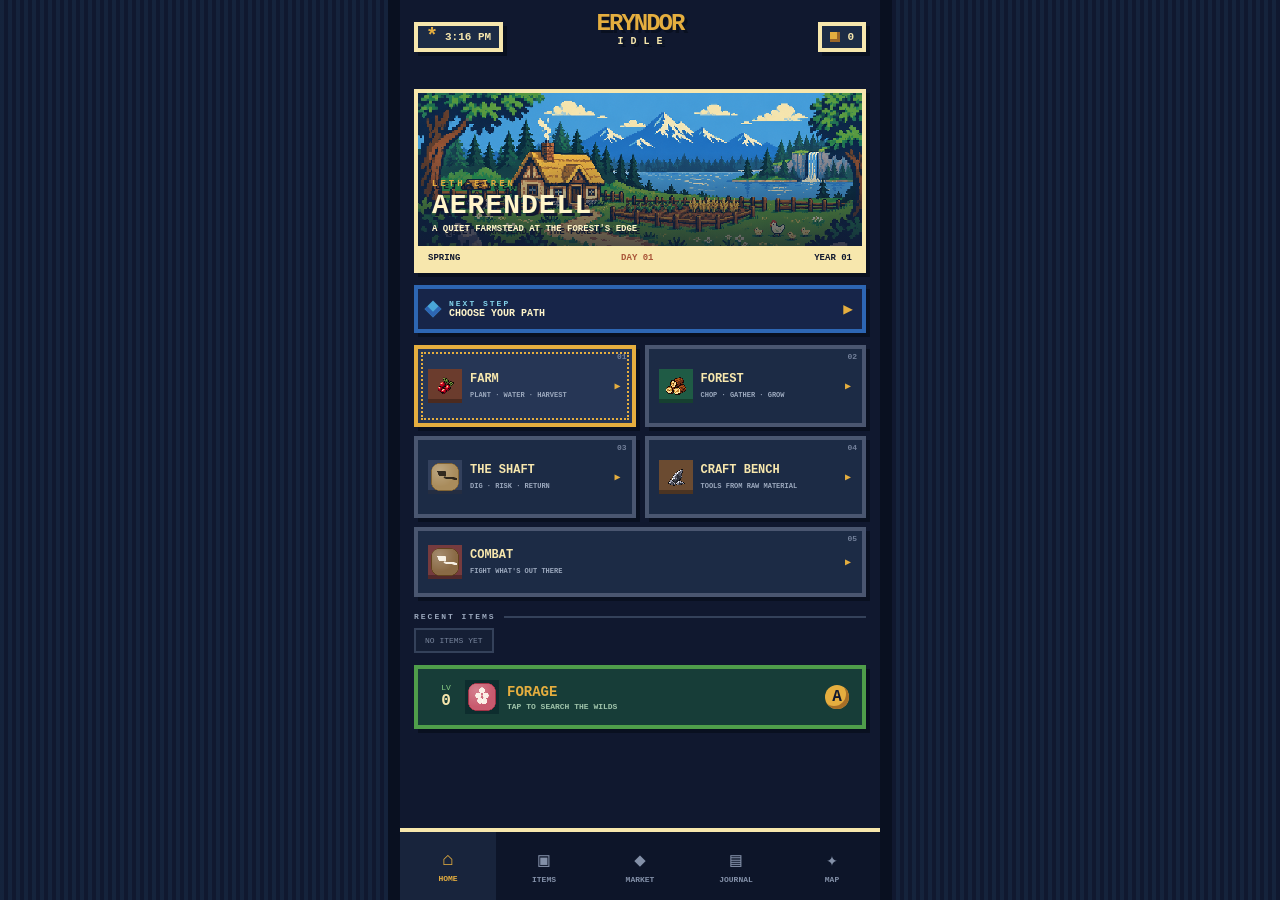
<file: concepts/nes-home.html>
<!doctype html>
<html lang="en">
  <head>
    <meta charset="utf-8" />
    <meta name="viewport" content="width=device-width, initial-scale=1, maximum-scale=1" />
    <meta name="theme-color" content="#10182f" />
    <title>Eryndor Idle — NES Home Concept</title>
    <link rel="stylesheet" href="nes-home.css" />
  </head>
  <body>
    <main id="home-screen" class="game-shell" aria-label="Eryndor Idle NES home screen concept">
      <header class="hud">
        <div class="hud-chip"><span class="sun" aria-hidden="true">*</span> 3:16 PM</div>
        <div class="brand" aria-label="Eryndor Idle">
          <span class="brand-main">ERYNDOR</span>
          <span class="brand-sub">IDLE</span>
        </div>
        <div class="hud-chip"><span class="coin" aria-hidden="true"></span> 0</div>
      </header>

      <section class="world-card" aria-labelledby="location-name">
        <img src="assets/aerendell-nes-hero.png" alt="Pixel-art farmstead beside a lake and pine forest" />
        <div class="world-shade"></div>
        <div class="world-title">
          <span class="eyebrow">LETH-EIREN</span>
          <h1 id="location-name">AERENDELL</h1>
          <p>A quiet farmstead at the forest's edge</p>
        </div>
        <div class="season"><span>SPRING</span><b>DAY 01</b><span>YEAR 01</span></div>
      </section>

      <section class="quest-strip" aria-label="Current hint">
        <span class="quest-gem" aria-hidden="true"></span>
        <div><small>NEXT STEP</small><strong id="status-copy">Choose your path</strong></div>
        <span class="blink" aria-hidden="true">▶</span>
      </section>

      <nav class="adventure-menu" aria-label="Destinations">
        <button class="quest-card selected" data-area="farm" data-status="The soil is ready. Plant your first seeds." aria-current="true">
          <span class="card-number">01</span>
          <span class="pixel-icon soil"><img src="../assets/sprites/items/red-berries.png" alt="" /></span>
          <span class="card-copy"><strong>FARM</strong><small>PLANT · WATER · HARVEST</small></span>
          <span class="card-arrow">▶</span>
        </button>

        <button class="quest-card" data-area="forest" data-status="Pines are ready to be felled.">
          <span class="card-number">02</span>
          <span class="pixel-icon woods"><img src="../assets/sprites/items/pine-logs.png" alt="" /></span>
          <span class="card-copy"><strong>FOREST</strong><small>CHOP · GATHER · GROW</small></span>
          <span class="card-arrow">▶</span>
        </button>

        <button class="quest-card" data-area="mine" data-status="Descend carefully and bank your ore.">
          <span class="card-number">03</span>
          <span class="pixel-icon mine"><img src="../assets/sprites/items/flint-pickaxe.png" alt="" /></span>
          <span class="card-copy"><strong>THE SHAFT</strong><small>DIG · RISK · RETURN</small></span>
          <span class="card-arrow">▶</span>
        </button>

        <button class="quest-card" data-area="craft" data-status="Turn gathered materials into useful tools.">
          <span class="card-number">04</span>
          <span class="pixel-icon craft"><img src="../assets/sprites/items/flint.png" alt="" /></span>
          <span class="card-copy"><strong>CRAFT BENCH</strong><small>TOOLS FROM RAW MATERIAL</small></span>
          <span class="card-arrow">▶</span>
        </button>

        <button class="quest-card wide" data-status="Prepare your equipment before venturing out.">
          <span class="card-number">05</span>
          <span class="pixel-icon battle"><img src="../assets/sprites/items/wooden-buckler.png" alt="" /></span>
          <span class="card-copy"><strong>COMBAT</strong><small>FIGHT WHAT'S OUT THERE</small></span>
          <span class="card-arrow">▶</span>
        </button>
      </nav>

      <section class="recent" aria-label="Recent items">
        <div class="section-title"><span>RECENT ITEMS</span><i></i></div>
        <div class="empty-slot">NO ITEMS YET</div>
      </section>

      <button class="forage-action" data-status="Foraging... the wilds may provide what you need.">
        <span class="level-badge">LV<br /><b>0</b></span>
        <span class="berry-icon"><img src="../assets/sprites/items/berries.png" alt="" /></span>
        <span><strong>FORAGE</strong><small>TAP TO SEARCH THE WILDS</small></span>
        <span class="button-prompt">A</span>
      </button>

      <nav class="bottom-nav" aria-label="Main navigation">
        <button class="active"><span>⌂</span>HOME</button>
        <button><span>▣</span>ITEMS</button>
        <button><span>◆</span>MARKET</button>
        <button><span>▤</span>JOURNAL</button>
        <button><span>✦</span>MAP</button>
      </nav>
    </main>

    <section id="area-screen" class="game-shell area-shell hidden" aria-live="polite">
      <header class="area-header">
        <button id="area-back" class="pixel-back" aria-label="Return to Aerendell">◀</button>
        <div>
          <span class="eyebrow">AERENDELL</span>
          <h1 id="area-title">FARM</h1>
        </div>
        <div id="area-level" class="area-level">LV 0</div>
      </header>
      <div class="xp-panel">
        <div><strong id="area-skill">FARMING</strong><span>0 / 60 XP</span></div>
        <div class="xp-track"><i></i></div>
      </div>
      <figure class="area-art">
        <img id="area-image" src="assets/farm-area.png" alt="" />
        <figcaption><span id="area-location">THE HOMESTEAD</span><b id="area-condition">READY</b></figcaption>
      </figure>
      <div id="area-stats" class="area-stats"></div>
      <section class="area-actions" aria-labelledby="actions-title">
        <div class="section-title"><span id="actions-title">CHOOSE AN ACTION</span><i></i></div>
        <div id="action-list" class="action-list"></div>
      </section>
      <div class="area-tip">
        <span class="button-prompt">A</span>
        <p><small>FIELD NOTES</small><strong id="area-tip-copy">Select an action to begin.</strong></p>
      </div>
    </section>
    <script src="nes-home.js"></script>
  </body>
</html>
</file>
<file: concepts/nes-home.css>
:root {
  --ink: #10182f;
  --ink-2: #1c2b45;
  --paper: #f7e7ad;
  --cream: #fff5ca;
  --sky: #49a6d8;
  --leaf: #4f9e4a;
  --forest: #1f5b45;
  --gold: #e5ae3f;
  --clay: #a95538;
  --blue: #2d66b3;
  --pixel: 4px;
}

* { box-sizing: border-box; -webkit-tap-highlight-color: transparent; }
html, body { margin: 0; min-height: 100%; }

body {
  color: var(--cream);
  background:
    linear-gradient(90deg, rgba(73, 166, 216, .08) 50%, transparent 50%) 0 0 / 8px 8px,
    var(--ink);
  font-family: "Courier New", ui-monospace, monospace;
  image-rendering: pixelated;
  user-select: none;
}

button { font: inherit; }

.game-shell {
  width: min(100%, 480px);
  min-height: 100dvh;
  margin: 0 auto;
  padding: 14px 14px 92px;
  background: var(--ink);
  box-shadow: 0 0 0 4px #091020, 12px 0 #091020, -12px 0 #091020;
}

.hidden { display: none !important; }

.hud {
  display: grid;
  grid-template-columns: 1fr auto 1fr;
  align-items: start;
  min-height: 75px;
}

.hud-chip {
  display: inline-flex;
  align-items: center;
  gap: 7px;
  width: max-content;
  margin-top: 8px;
  border: var(--pixel) solid var(--paper);
  padding: 5px 8px;
  color: var(--paper);
  background: var(--ink-2);
  box-shadow: var(--pixel) var(--pixel) 0 #091020;
  font-size: 11px;
  font-weight: 900;
}

.hud-chip:last-child { justify-self: end; }
.sun { color: var(--gold); font-size: 20px; line-height: 10px; }
.coin { width: 10px; height: 10px; background: var(--gold); box-shadow: inset -3px -3px 0 #9b6628; }

.brand { text-align: center; line-height: .85; filter: drop-shadow(3px 3px 0 #091020); }
.brand-main { display: block; color: var(--gold); font-size: 24px; font-weight: 900; letter-spacing: -2px; }
.brand-sub { color: var(--paper); font-size: 10px; font-weight: 900; letter-spacing: 7px; padding-left: 7px; }

.world-card {
  position: relative;
  height: 184px;
  overflow: hidden;
  border: var(--pixel) solid var(--paper);
  background: var(--forest);
  box-shadow: var(--pixel) var(--pixel) 0 #091020;
}

.world-card > img { width: 100%; height: 100%; object-fit: cover; image-rendering: pixelated; }
.world-shade { position: absolute; inset: 0; background: linear-gradient(transparent 34%, rgba(16, 24, 47, .88)); }
.world-title { position: absolute; left: 14px; bottom: 35px; text-shadow: 3px 3px 0 var(--ink); }
.eyebrow { color: var(--gold); font-size: 9px; font-weight: 900; letter-spacing: 3px; }
.world-title h1 { margin: 1px 0 0; color: var(--cream); font-size: 28px; line-height: 1; letter-spacing: 1px; }
.world-title p { margin: 4px 0 0; font-size: 9px; font-weight: 900; text-transform: uppercase; }
.season { position: absolute; right: 0; bottom: 0; left: 0; display: flex; justify-content: space-between; padding: 7px 10px 6px; color: var(--ink); background: var(--paper); font-size: 9px; font-weight: 900; }
.season b { color: var(--clay); }

.quest-strip {
  display: flex;
  align-items: center;
  gap: 10px;
  min-height: 48px;
  margin: 12px 0;
  border: var(--pixel) solid var(--blue);
  padding: 6px 9px;
  background: #172549;
  box-shadow: var(--pixel) var(--pixel) 0 #091020;
}
.quest-strip div { flex: 1; min-width: 0; }
.quest-strip small, .quest-strip strong { display: block; }
.quest-strip small { color: #83d4ec; font-size: 8px; font-weight: 900; letter-spacing: 2px; }
.quest-strip strong { overflow: hidden; color: var(--cream); font-size: 10px; text-overflow: ellipsis; text-transform: uppercase; white-space: nowrap; }
.quest-gem { width: 12px; height: 12px; transform: rotate(45deg); background: var(--sky); box-shadow: inset -4px -4px 0 var(--blue); }
.blink { color: var(--gold); animation: blink 1s steps(1) infinite; }

.adventure-menu { display: grid; grid-template-columns: 1fr 1fr; gap: 9px; }
.quest-card {
  position: relative;
  display: grid;
  grid-template-columns: 42px 1fr 9px;
  align-items: center;
  min-height: 82px;
  overflow: hidden;
  border: var(--pixel) solid #4a5670;
  border-radius: 0;
  padding: 8px 8px 8px 10px;
  color: var(--cream);
  background: var(--ink-2);
  box-shadow: var(--pixel) var(--pixel) 0 #091020;
  text-align: left;
  cursor: pointer;
}
.quest-card.wide { grid-column: 1 / -1; min-height: 70px; }
.quest-card:hover, .quest-card:focus-visible, .quest-card.selected { outline: 0; border-color: var(--gold); background: #263655; }
.quest-card.selected::after { content: ""; position: absolute; inset: 3px; border: 2px dotted var(--gold); pointer-events: none; }
.card-number { position: absolute; top: 3px; right: 5px; color: #73809a; font-size: 8px; font-weight: 900; }
.pixel-icon { display: grid; place-items: center; width: 34px; height: 34px; background: #152139; box-shadow: inset 0 -4px 0 rgba(0, 0, 0, .3); }
.pixel-icon img, .berry-icon img { width: 30px; height: 30px; object-fit: contain; image-rendering: pixelated; }
.soil { background: #6b3c2d; } .woods { background: var(--forest); } .mine { background: #33415d; } .craft { background: #6b4b31; } .battle { background: #763b3e; }
.card-copy { min-width: 0; }
.card-copy strong, .card-copy small { display: block; }
.card-copy strong { color: var(--paper); font-size: 12px; line-height: 1.1; }
.card-copy small { margin-top: 5px; color: #9ba8bd; font-size: 7px; font-weight: 900; line-height: 1.25; }
.card-arrow { color: var(--gold); font-size: 10px; }

.recent { margin: 15px 0 12px; }
.section-title { display: flex; align-items: center; gap: 8px; margin-bottom: 7px; color: #9ba8bd; font-size: 8px; font-weight: 900; letter-spacing: 2px; }
.section-title i { flex: 1; height: 2px; background: #34415a; }
.empty-slot { width: max-content; border: 2px solid #34415a; padding: 6px 9px; color: #78859c; background: #151f35; font-size: 8px; }

.forage-action {
  display: grid;
  grid-template-columns: 38px 42px 1fr 28px;
  align-items: center;
  width: 100%;
  min-height: 64px;
  border: var(--pixel) solid var(--leaf);
  padding: 6px 9px;
  color: var(--cream);
  background: #173d38;
  box-shadow: var(--pixel) var(--pixel) 0 #091020;
  text-align: left;
  cursor: pointer;
}
.forage-action:hover, .forage-action:focus-visible { outline: 0; border-color: var(--gold); filter: brightness(1.12); }
.level-badge { color: #8bd186; font-size: 8px; line-height: 1.1; text-align: center; }
.level-badge b { color: var(--paper); font-size: 16px; }
.berry-icon { display: grid; place-items: center; width: 34px; height: 34px; background: #0d2d2e; }
.forage-action strong, .forage-action small { display: block; }
.forage-action strong { color: var(--gold); font-size: 14px; }
.forage-action small { margin-top: 2px; color: #9fc3aa; font-size: 8px; font-weight: 900; }
.button-prompt { display: grid; place-items: center; width: 24px; height: 24px; border-radius: 50%; color: var(--ink); background: var(--gold); box-shadow: inset -3px -3px 0 #a76f27; font-weight: 900; }

.bottom-nav {
  position: fixed;
  z-index: 10;
  right: 0;
  bottom: 0;
  left: 0;
  display: grid;
  grid-template-columns: repeat(5, 1fr);
  width: min(100%, 480px);
  height: 72px;
  margin: 0 auto;
  border-top: var(--pixel) solid var(--paper);
  padding-bottom: env(safe-area-inset-bottom);
  background: #0d1529;
}
.bottom-nav button { border: 0; color: #8390a8; background: transparent; font-size: 8px; font-weight: 900; cursor: pointer; }
.bottom-nav button span { display: block; margin-bottom: 3px; font-size: 19px; }
.bottom-nav button.active { color: var(--gold); background: #18243c; }

@keyframes blink { 0%, 55% { opacity: 1; } 56%, 100% { opacity: 0; } }

@media (max-width: 390px) {
  .game-shell { padding-inline: 10px; }
  .adventure-menu { grid-template-columns: 1fr; }
  .quest-card.wide { grid-column: auto; }
  .brand-main { font-size: 20px; }
  .world-card { height: 170px; }
}

@media (prefers-reduced-motion: reduce) { .blink { animation: none; } }

/* Area concepts ------------------------------------------------------- */
.area-shell { padding-bottom: 28px; }
.area-header { display: grid; grid-template-columns: 46px 1fr auto; align-items: center; gap: 10px; min-height: 70px; }
.area-header h1 { margin: 2px 0 0; color: var(--paper); font-size: 23px; line-height: 1; text-shadow: 3px 3px 0 #091020; }
.pixel-back { width: 42px; height: 42px; border: var(--pixel) solid var(--paper); color: var(--gold); background: var(--ink-2); box-shadow: var(--pixel) var(--pixel) 0 #091020; cursor: pointer; }
.pixel-back:hover, .pixel-back:focus-visible { outline: 0; border-color: var(--gold); }
.area-level { border: 3px solid var(--gold); padding: 6px 8px; color: var(--gold); background: #192641; font-size: 10px; font-weight: 900; }
.xp-panel { margin-bottom: 10px; border: 3px solid #45536d; padding: 7px 9px; background: #172139; }
.xp-panel > div:first-child { display: flex; justify-content: space-between; color: #9ba8bd; font-size: 8px; }
.xp-panel strong { color: var(--paper); }
.xp-track { height: 8px; margin-top: 7px; background: #091020; box-shadow: inset 0 0 0 2px #34415a; }
.xp-track i { display: block; width: 18%; height: 100%; background: repeating-linear-gradient(90deg, var(--gold) 0 8px, #c17b2e 8px 10px); }
.area-art { position: relative; height: 226px; margin: 0; overflow: hidden; border: var(--pixel) solid var(--paper); background: #172139; box-shadow: var(--pixel) var(--pixel) 0 #091020; }
.area-art img { width: 100%; height: 100%; object-fit: cover; image-rendering: pixelated; }
.area-art figcaption { position: absolute; right: 0; bottom: 0; left: 0; display: flex; justify-content: space-between; padding: 7px 9px; color: var(--ink); background: var(--paper); font-size: 8px; font-weight: 900; }
.area-art figcaption b { color: var(--clay); }
.area-stats { display: grid; grid-template-columns: repeat(3, 1fr); gap: 7px; margin: 12px 0 14px; }
.stat-block { border: 3px solid #45536d; padding: 7px 5px; background: var(--ink-2); text-align: center; }
.stat-block small, .stat-block strong { display: block; }
.stat-block small { color: #8998af; font-size: 7px; font-weight: 900; }
.stat-block strong { margin-top: 3px; color: var(--gold); font-size: 11px; }
.action-list { display: grid; gap: 8px; }
.area-action { display: grid; grid-template-columns: 38px 1fr auto; align-items: center; width: 100%; min-height: 60px; border: 3px solid #4a5670; padding: 7px 9px; color: var(--cream); background: var(--ink-2); box-shadow: 3px 3px 0 #091020; text-align: left; cursor: pointer; }
.area-action:hover, .area-action:focus-visible, .area-action.selected { outline: 0; border-color: var(--gold); background: #263655; }
.action-icon { display: grid; place-items: center; width: 30px; height: 30px; color: var(--gold); background: #10182f; font-size: 17px; }
.area-action strong, .area-action small { display: block; }
.area-action strong { color: var(--paper); font-size: 11px; }
.area-action small { margin-top: 3px; color: #94a2b8; font-size: 7px; font-weight: 900; }
.action-cost { color: var(--gold); font-size: 8px; font-weight: 900; text-align: right; }
.area-tip { display: flex; align-items: center; gap: 10px; margin-top: 12px; border: 3px solid var(--blue); padding: 7px 9px; background: #172549; }
.area-tip p { margin: 0; }
.area-tip small, .area-tip strong { display: block; }
.area-tip small { color: #83d4ec; font-size: 7px; font-weight: 900; letter-spacing: 2px; }
.area-tip strong { color: var(--cream); font-size: 9px; text-transform: uppercase; }

@media (max-width: 390px) {
  .area-art { height: 198px; }
  .area-stats { gap: 5px; }
}
</file>
